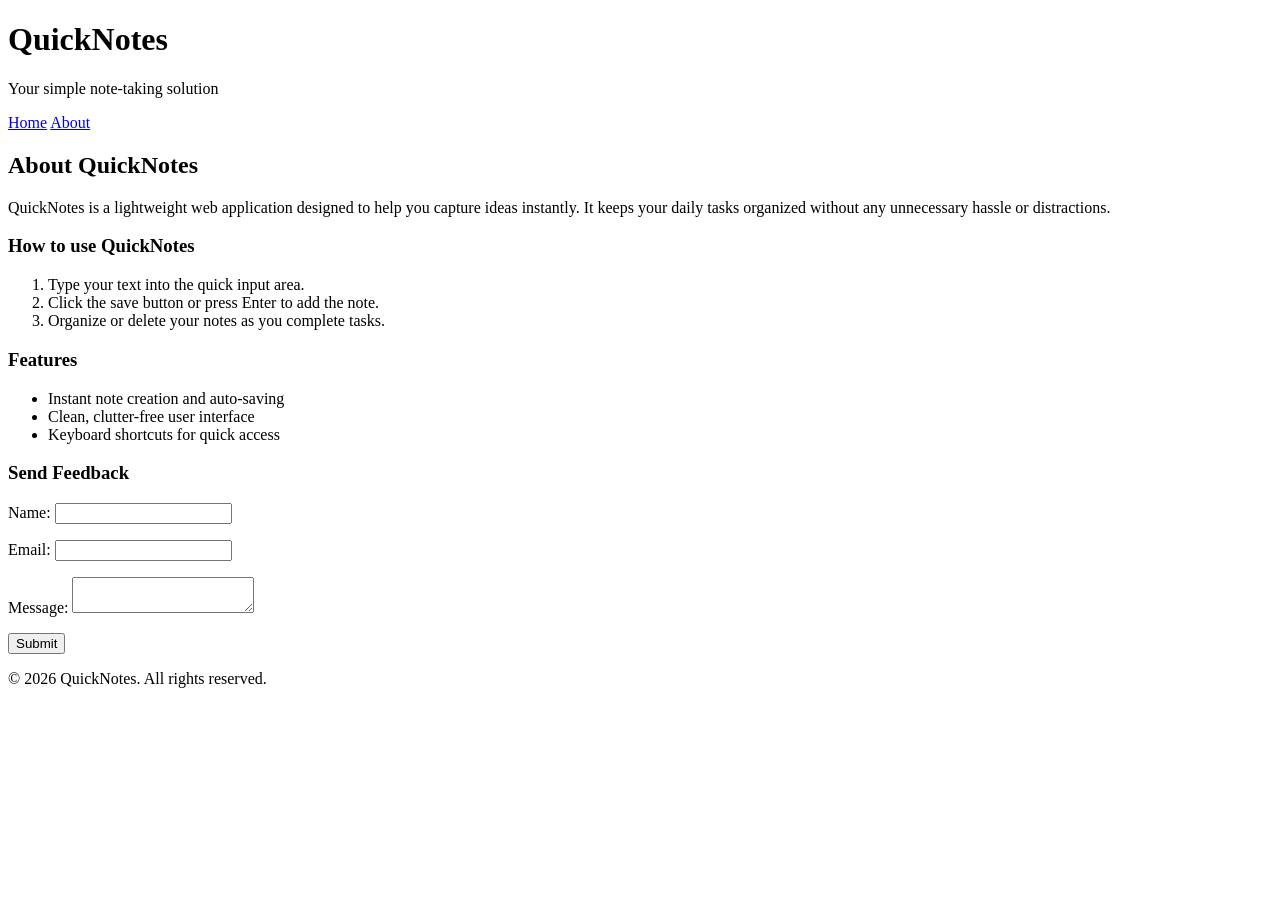
<file: index.html>
<!DOCTYPE html>
<html lang="en">
<head>
  <meta charset="UTF-8">
  <meta name="viewport" content="width=device-width, initial-scale=1.0">
  <title>About - QuickNotes</title>
</head>
<body>

  <header>
    <h1>QuickNotes</h1>
    <p>Your simple note-taking solution</p>
    <nav>
      <a href="index.html">Home</a>
      <a href="about.html">About</a>
    </nav>
  </header>

  <main>
    <h2>About QuickNotes</h2>
    <p>QuickNotes is a lightweight web application designed to help you capture ideas instantly. It keeps your daily tasks organized without any unnecessary hassle or distractions.</p>

    <!-- How to use QuickNotes -->
    <section>
      <h3>How to use QuickNotes</h3>
      <ol>
        <li>Type your text into the quick input area.</li>
        <li>Click the save button or press Enter to add the note.</li>
        <li>Organize or delete your notes as you complete tasks.</li>
      </ol>
    </section>

    <!-- Features -->
    <section>
      <h3>Features</h3>
      <ul>
        <li>Instant note creation and auto-saving</li>
        <li>Clean, clutter-free user interface</li>
        <li>Keyboard shortcuts for quick access</li>
      </ul>
    </section>

    <!-- Keyboard 
    <section>
      <h3>Keyboard Shortcuts</h3>
      <table>
        <thead>
          <tr>
            <th scope="col">Shortcut</th>
            <th scope="col">Action</th>
          </tr>
        </thead>
        <tbody>
          <tr>
            <td>Ctrl + N</td>
            <td>Create a new note</td>
          </tr>
          <tr>
            <td>Ctrl + S</td>
            <td>Save current note</td>
          </tr>
        </tbody>
      </table>
    </section>

    <!-- Feedback Form -->
    <section>
      <h3>Send Feedback</h3>
      <form action="#" method="post">
        <p>
          <label for="user-name">Name:</label>
          <input type="text" id="user-name" name="user-name" required>
        </p>
        <p>
          <label for="user-email">Email:</label>
          <input type="email" id="user-email" name="user-email" required>
        </p>
        <p>
          <label for="user-message">Message:</label>
          <textarea id="user-message" name="user-message" required></textarea>
        </p>
        <button type="submit">Submit</button>
      </form>
    </section>
  </main>

  <footer>
    <p>&copy; 2026 QuickNotes. All rights reserved.</p>
  </footer>

</body>
</html>
</file>
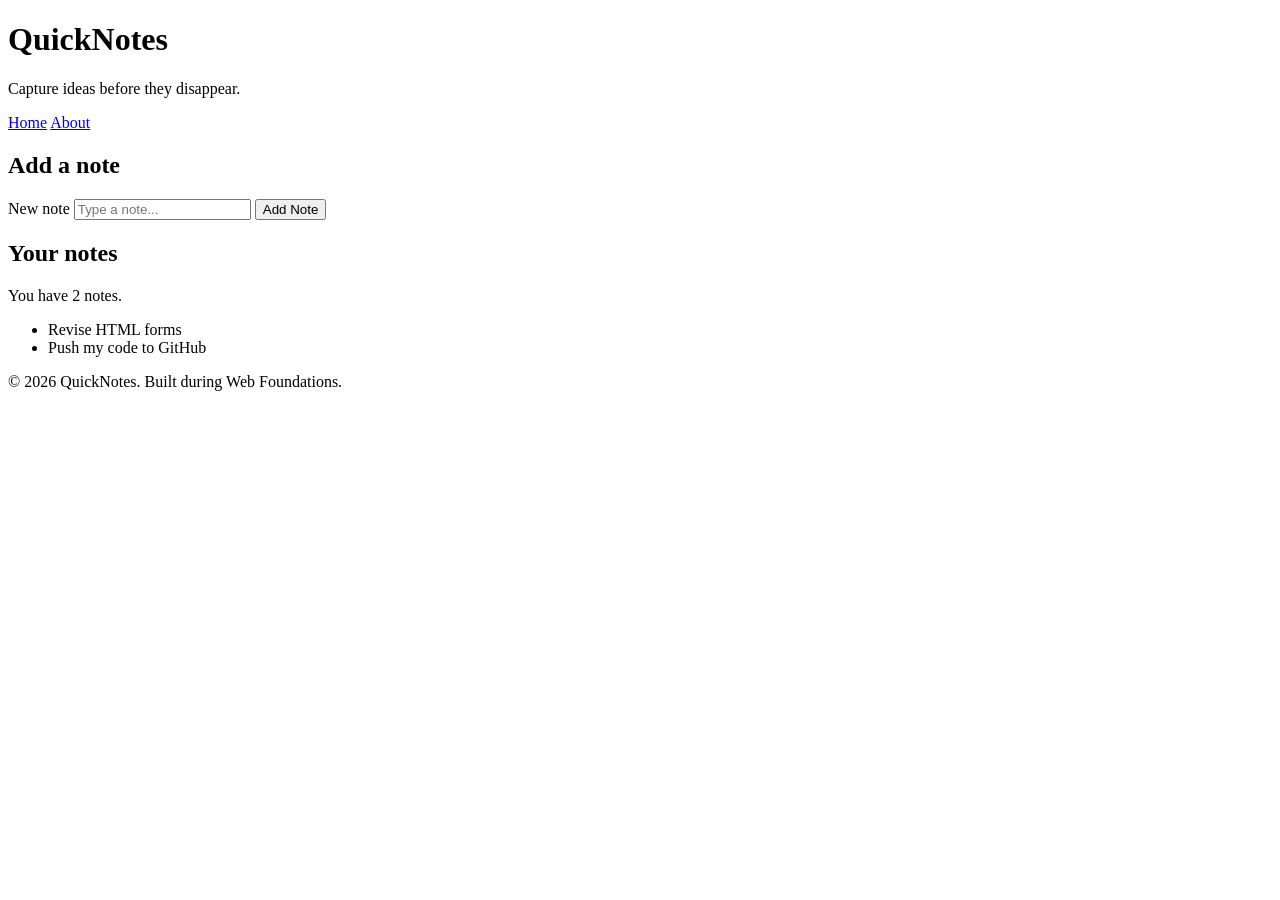
<file: day1/index.html>
<!DOCTYPE html>
<html lang="en">
  <head>
    <meta charset="UTF-8" />
    <meta name="viewport" content="width=device-width, initial-scale=1.0" />
    <title>QuickNotes</title>
  </head>
  <body>
    <header>
      <h1>QuickNotes</h1>
      <p>Capture ideas before they disappear.</p>
      <nav>
        <a href="index.html">Home</a>
        <a href="about.html">About</a>
      </nav>
    </header>

    <main>
      <section>
        <h2>Add a note</h2>
        <form id="note-form">
          <label for="note-input">New note</label>
          <input type="text" id="note-input" placeholder="Type a note..." />
          <button type="submit">Add Note</button>
        </form>
      </section>

      <section>
        <h2>Your notes</h2>
        <p id="note-count">You have 2 notes.</p>
        <ul id="notes-list">
          <li>Revise HTML forms</li>
          <li>Push my code to GitHub</li>
        </ul>
      </section>
    </main>

    <footer>
      <p>&copy; 2026 QuickNotes. Built during Web Foundations.</p>
    </footer>
  </body>
</html>
</file>
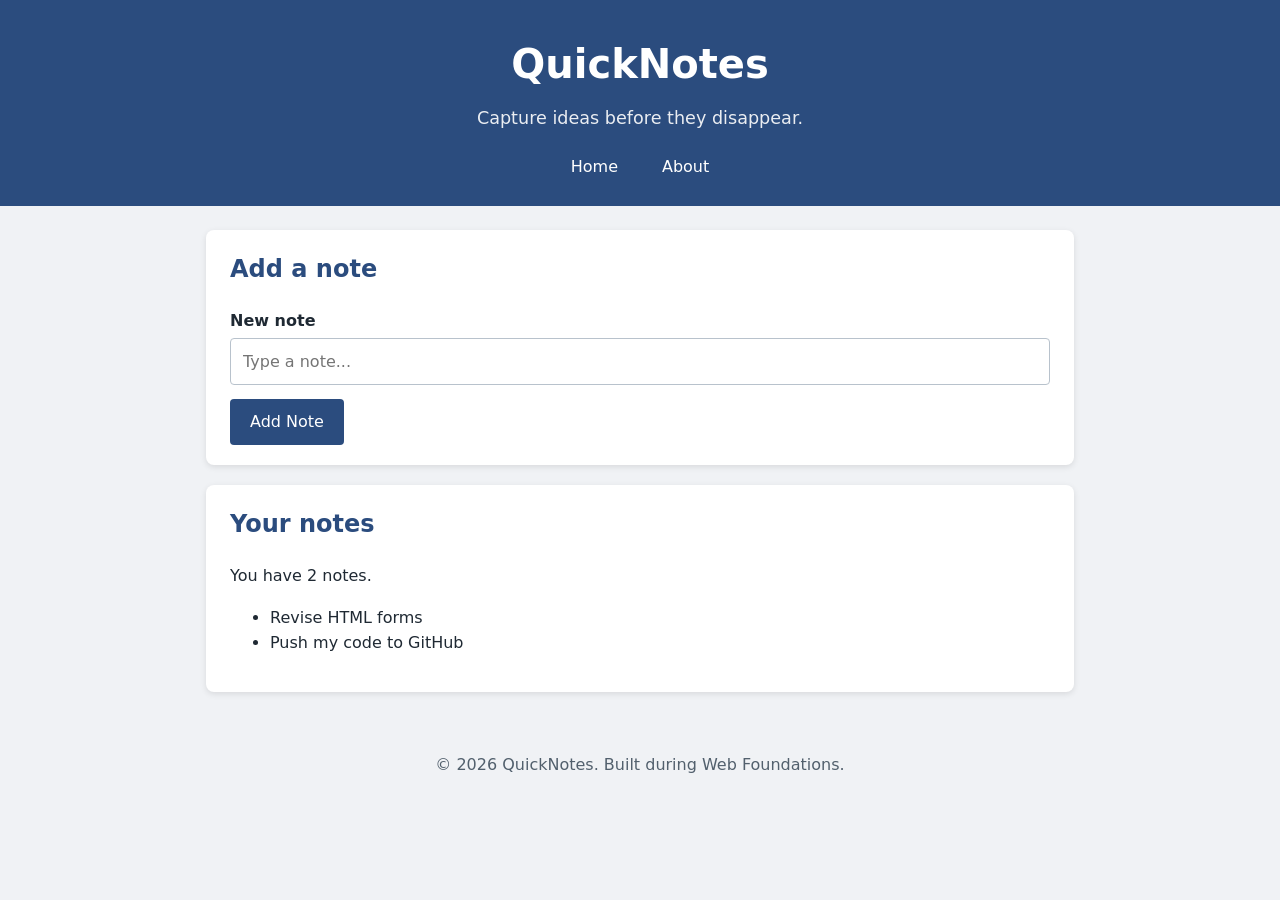
<file: day2/index.html>
<!DOCTYPE html>
<html lang="en">
  <head>
    <meta charset="UTF-8" />
    <meta name="viewport" content="width=device-width, initial-scale=1.0" />
    <title>QuickNotes</title>
    <link rel="stylesheet" href="style.css">
  </head>
  <body>
    <header>
      <h1>QuickNotes</h1>
      <p>Capture ideas before they disappear.</p>
      <nav>
        <a href="index.html">Home</a>
        <a href="about.html">About</a>
      </nav>
    </header>

    <main>
      <section>
        <h2>Add a note</h2>
        <form id="note-form">
          <label for="note-input">New note</label>
          <input type="text" id="note-input" placeholder="Type a note..." />
          <button type="submit">Add Note</button>
        </form>
      </section>

      <section>
        <h2>Your notes</h2>
        <p id="note-count">You have 2 notes.</p>
        <ul id="notes-list">
          <li>Revise HTML forms</li>
          <li>Push my code to GitHub</li>
        </ul>
      </section>
    </main>

    <footer>
      <p>&copy; 2026 QuickNotes. Built during Web Foundations.</p>
    </footer>
  </body>
</html>
</file>
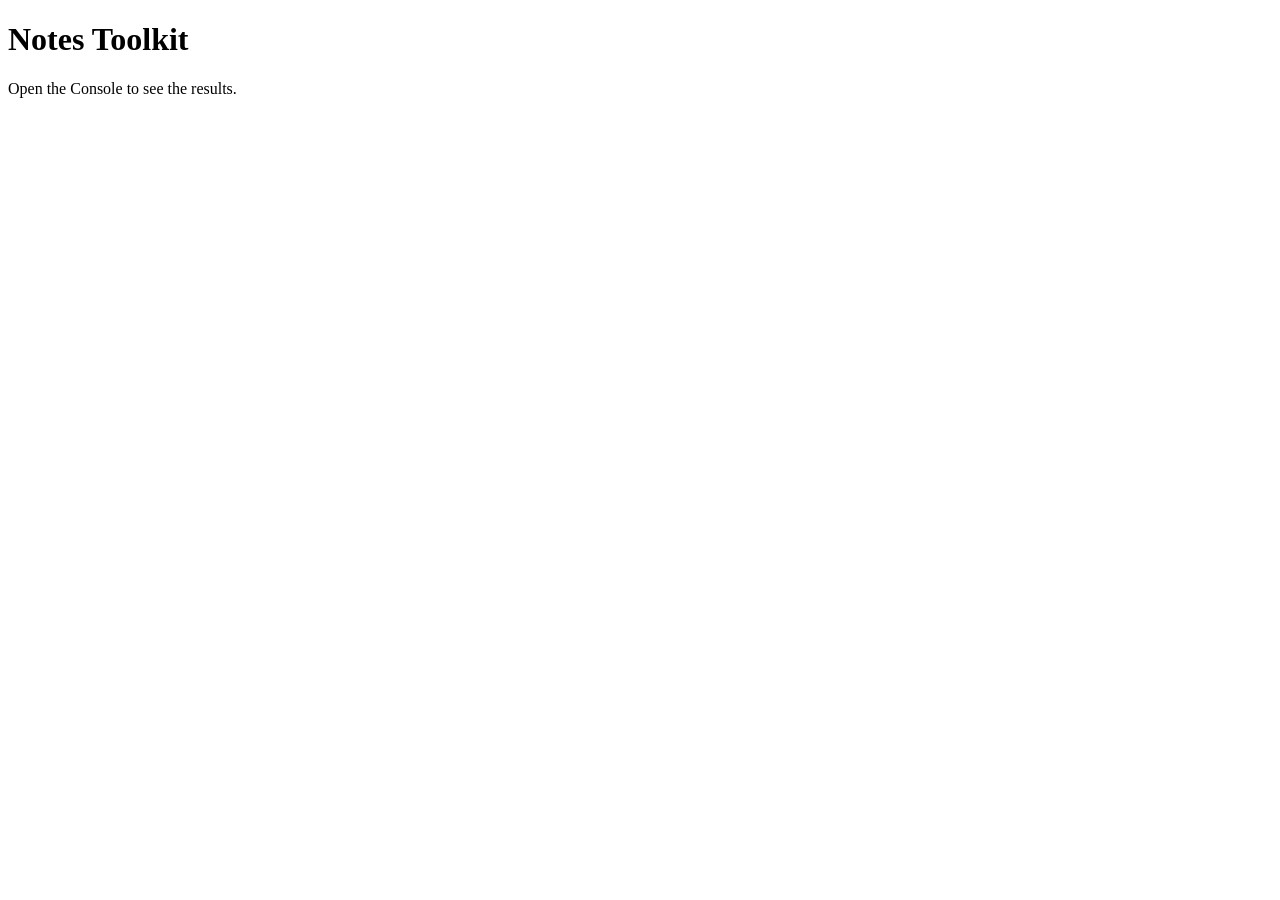
<file: day3/index.html>
<!DOCTYPE html>
<html lang="en">
  <head>
    <meta charset="UTF-8">
    <meta name="viewport" content="width=device-width, initial-scale=1.0">
    <title>Notes Toolkit</title>
    <script src="script.js" defer></script>
  </head>
  <body>
    <h1>Notes Toolkit</h1>
    <p>Open the Console to see the results.</p>
  </body>
</html>
</file>
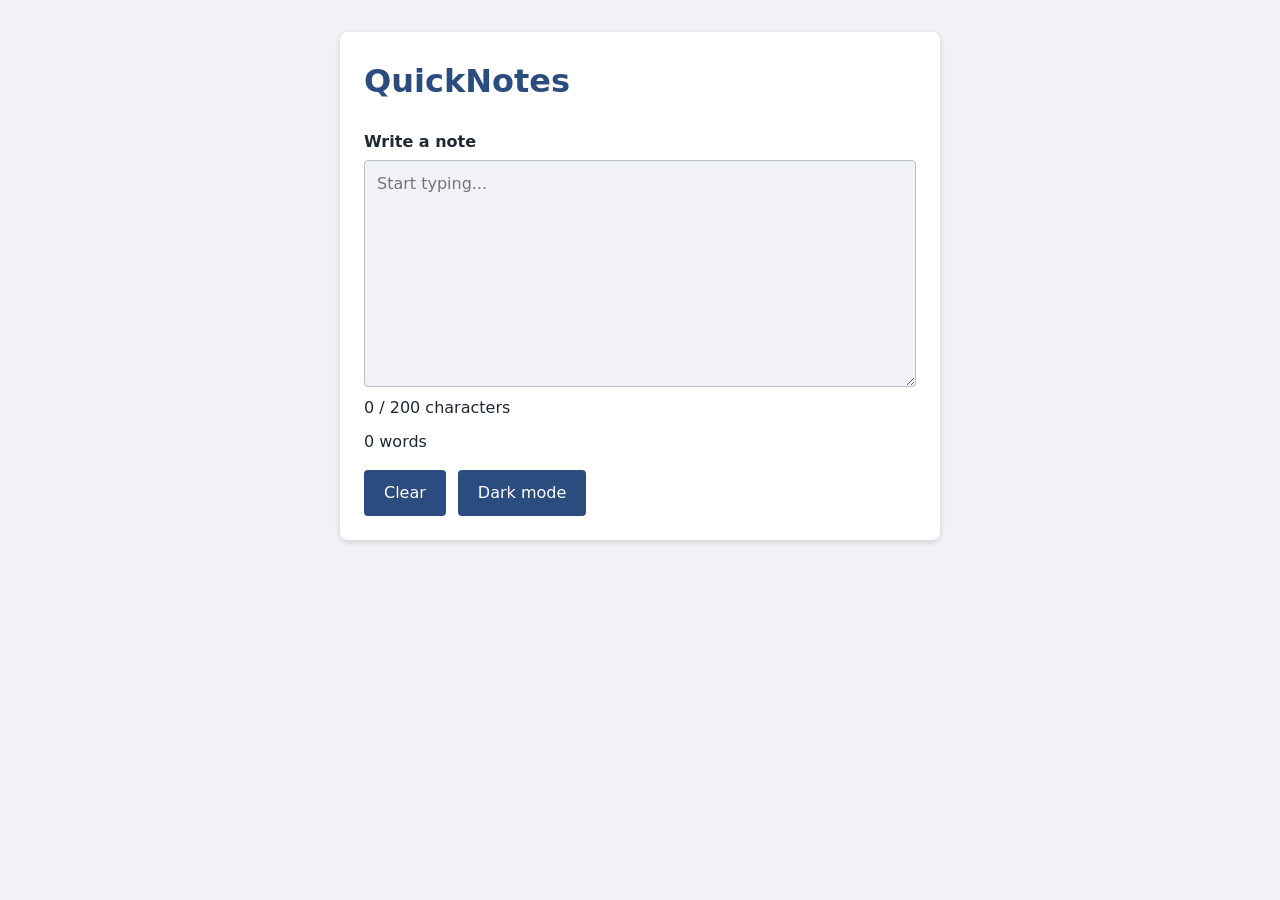
<file: day4/index.html>
<!DOCTYPE html>
<html lang="en">
  <head>
    <meta charset="UTF-8">
    <meta name="viewport" content="width=device-width, initial-scale=1.0">
    <title>QuickNotes Counter</title>
    <link rel="stylesheet" href="style.css">
    <script src="script.js" defer></script>
  </head>
  <body>
    <main>
      <h1>QuickNotes</h1>

      <label for="note-text">Write a note</label>
      <textarea id="note-text" rows="8" placeholder="Start typing..."></textarea>

      <p id="char-count">0 / 200 characters</p>
      <p id="word-count">0 words</p>

      <div class="buttons">
        <button id="clear-btn" type="button">Clear</button>
        <button id="theme-toggle" type="button">Dark mode</button>
      </div>
    </main>
  </body>
</html>
</file>
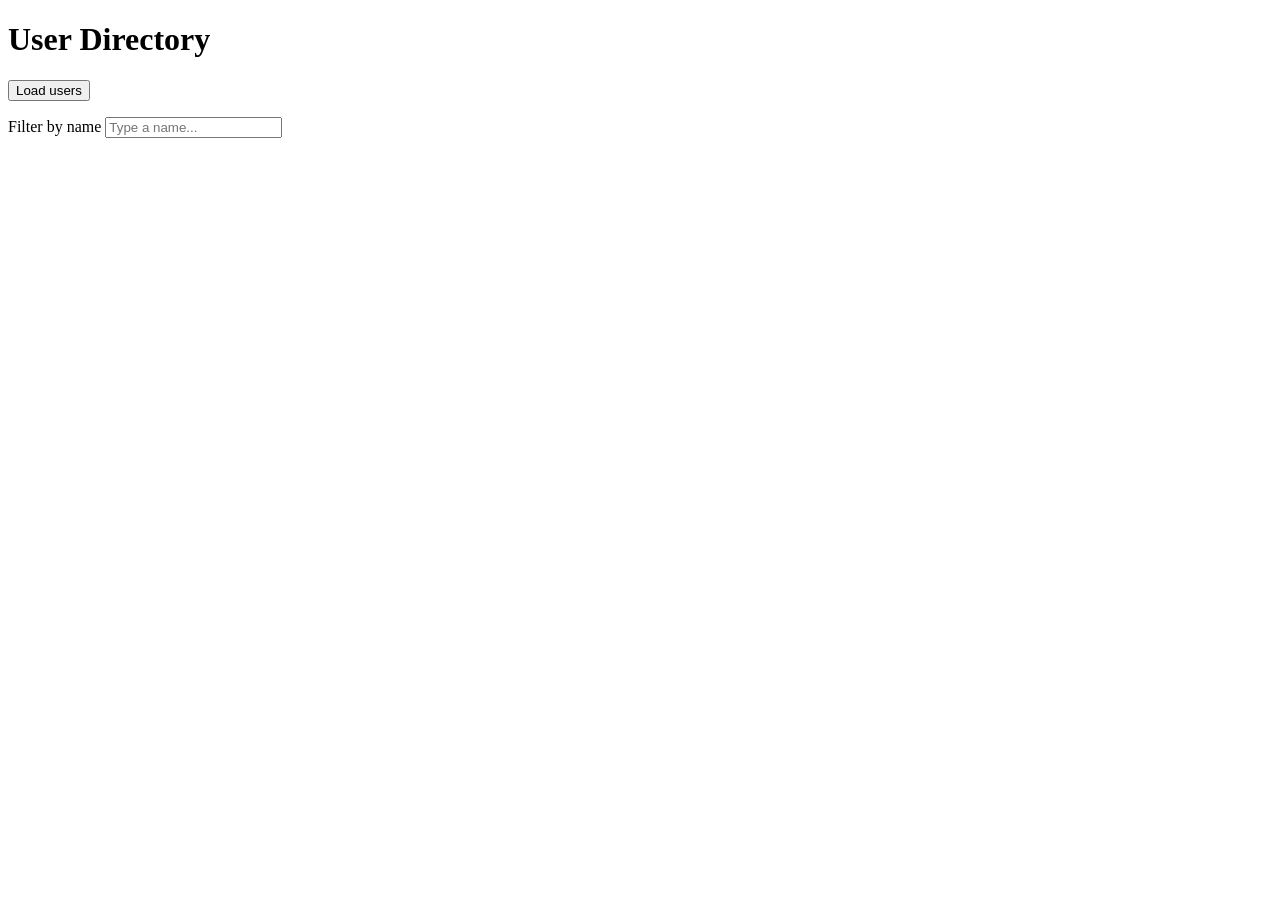
<file: day5/index.html>
<!DOCTYPE html>
<html lang="en">
  <head>
    <meta charset="UTF-8">
    <meta name="viewport" content="width=device-width, initial-scale=1.0">
    <title>User Directory</title>
    <script src="users.js" defer></script>
  </head>
  <body>
    <h1>User Directory</h1>

    <button id="load-users" type="button">Load users</button>

    <p>
      <label for="filter-input">Filter by name</label>
      <input type="text" id="filter-input" placeholder="Type a name...">
    </p>

    <p id="status"></p>

    <ul id="users-list"></ul>
  </body>
</html>
</file>
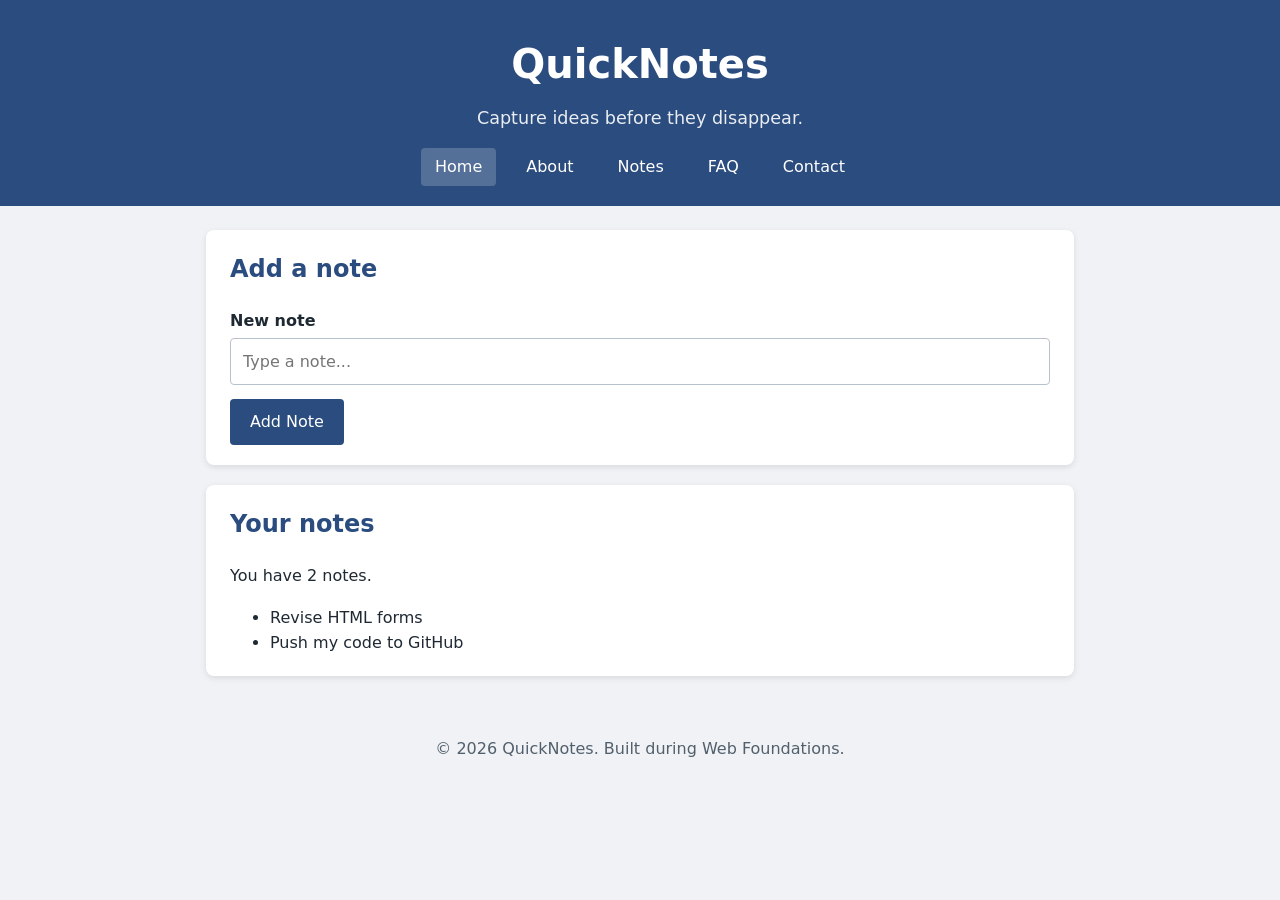
<file: site/index.html>
<!DOCTYPE html>
<html lang="en">
  <head>
    <meta charset="UTF-8" />
    <meta name="viewport" content="width=device-width, initial-scale=1.0" />
    <title>QuickNotes</title>
    <link rel="stylesheet" href="style.css">
  </head>
  <body>
    <header>
      <h1>QuickNotes</h1>
      <p>Capture ideas before they disappear.</p>
      <nav>
        <a href="index.html" aria-current="page">Home</a>
        <a href="about.html">About</a>
        <a href="notes.html">Notes</a>
        <a href="faq.html">FAQ</a>
        <a href="contact.html">Contact</a>
      </nav>
    </header>

    <main>
      <section>
        <h2>Add a note</h2>
        <form id="note-form">
          <label for="note-input">New note</label>
          <input type="text" id="note-input" placeholder="Type a note..." />
          <button type="submit">Add Note</button>
        </form>
      </section>

      <section>
        <h2>Your notes</h2>
        <p id="note-count">You have 2 notes.</p>
        <ul id="notes-list">
          <li>Revise HTML forms</li>
          <li>Push my code to GitHub</li>
        </ul>
      </section>
    </main>

    <footer>
      <p>&copy; 2026 QuickNotes. Built during Web Foundations.</p>
    </footer>
  </body>
</html>
</file>
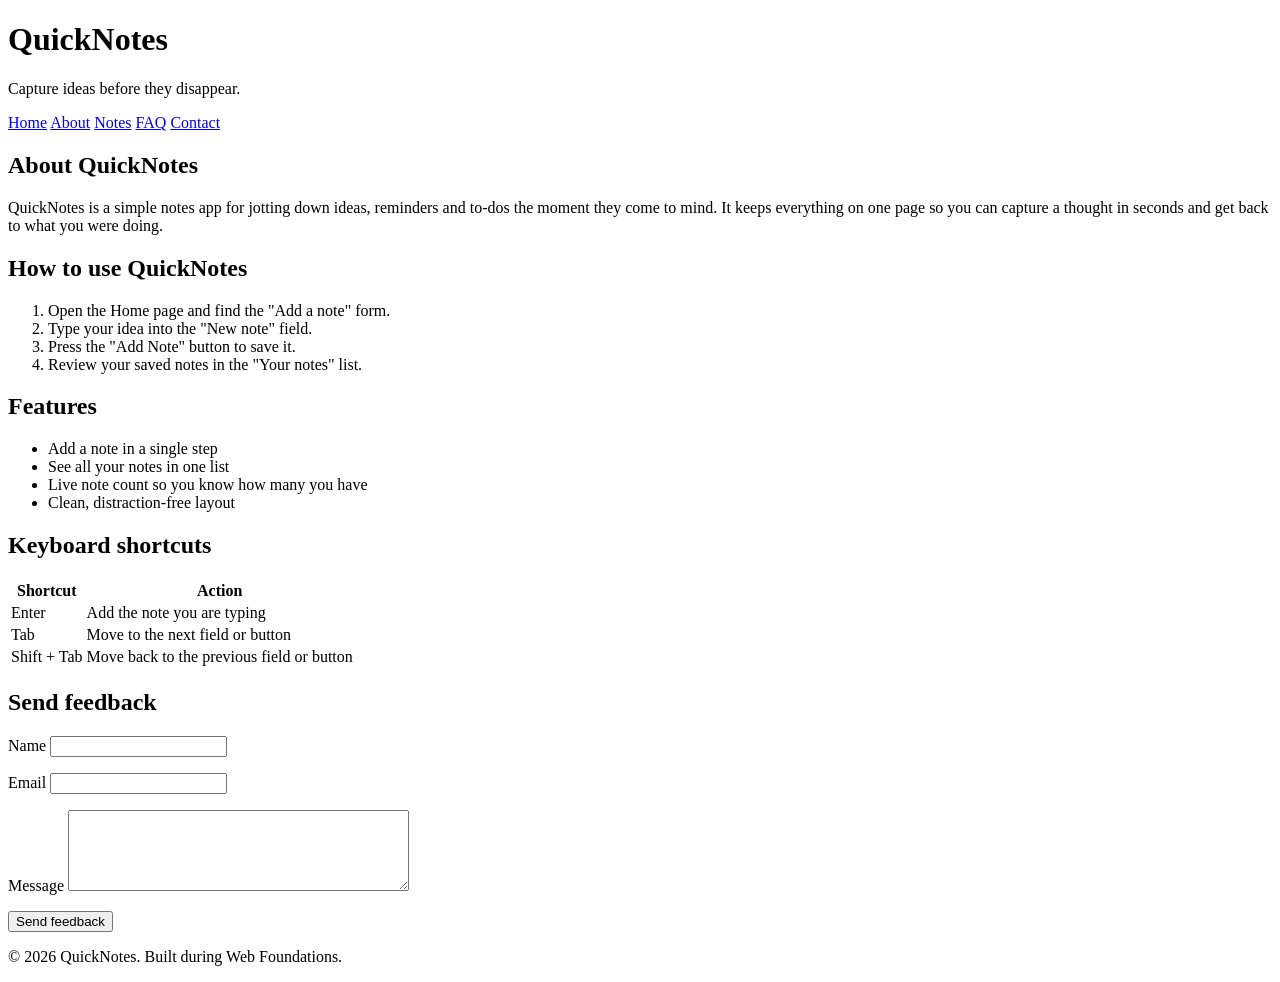
<file: day1/about.html>
<!DOCTYPE html>
<html lang="en">
  <head>
    <meta charset="UTF-8" />
    <meta name="viewport" content="width=device-width, initial-scale=1.0" />
    <title>About QuickNotes</title>
  </head>
  <body>
    <header>
      <h1>QuickNotes</h1>
      <p>Capture ideas before they disappear.</p>
      <nav>
        <a href="index.html">Home</a>
        <a href="about.html">About</a>
        <a href="notes.html">Notes</a>
        <a href="faq.html">FAQ</a>
        <a href="contact.html">Contact</a>
      </nav>
    </header>

    <main>
      <h2>About QuickNotes</h2>
      <p>
        QuickNotes is a simple notes app for jotting down ideas, reminders and
        to-dos the moment they come to mind. It keeps everything on one page so
        you can capture a thought in seconds and get back to what you were doing.
      </p>

      <section>
        <h2>How to use QuickNotes</h2>
        <ol>
          <li>Open the Home page and find the "Add a note" form.</li>
          <li>Type your idea into the "New note" field.</li>
          <li>Press the "Add Note" button to save it.</li>
          <li>Review your saved notes in the "Your notes" list.</li>
        </ol>
      </section>

      <section>
        <h2>Features</h2>
        <ul>
          <li>Add a note in a single step</li>
          <li>See all your notes in one list</li>
          <li>Live note count so you know how many you have</li>
          <li>Clean, distraction-free layout</li>
        </ul>
      </section>

      <section>
        <h2>Keyboard shortcuts</h2>
        <table>
          <thead>
            <tr>
              <th>Shortcut</th>
              <th>Action</th>
            </tr>
          </thead>
          <tbody>
            <tr>
              <td>Enter</td>
              <td>Add the note you are typing</td>
            </tr>
            <tr>
              <td>Tab</td>
              <td>Move to the next field or button</td>
            </tr>
            <tr>
              <td>Shift + Tab</td>
              <td>Move back to the previous field or button</td>
            </tr>
          </tbody>
        </table>
      </section>

      <section id="feedback">
        <h2>Send feedback</h2>
        <form id="feedback-form" action="#" method="post">
          <p>
            <label for="feedback-name">Name</label>
            <input type="text" id="feedback-name" name="name" required />
          </p>
          <p>
            <label for="feedback-email">Email</label>
            <input type="email" id="feedback-email" name="email" required />
          </p>
          <p>
            <label for="feedback-message">Message</label>
            <textarea id="feedback-message" name="message" rows="5" cols="40" required></textarea>
          </p>
          <button type="submit">Send feedback</button>
        </form>
      </section>
    </main>

    <footer>
      <p>&copy; 2026 QuickNotes. Built during Web Foundations.</p>
    </footer>
  </body>
</html>
</file>
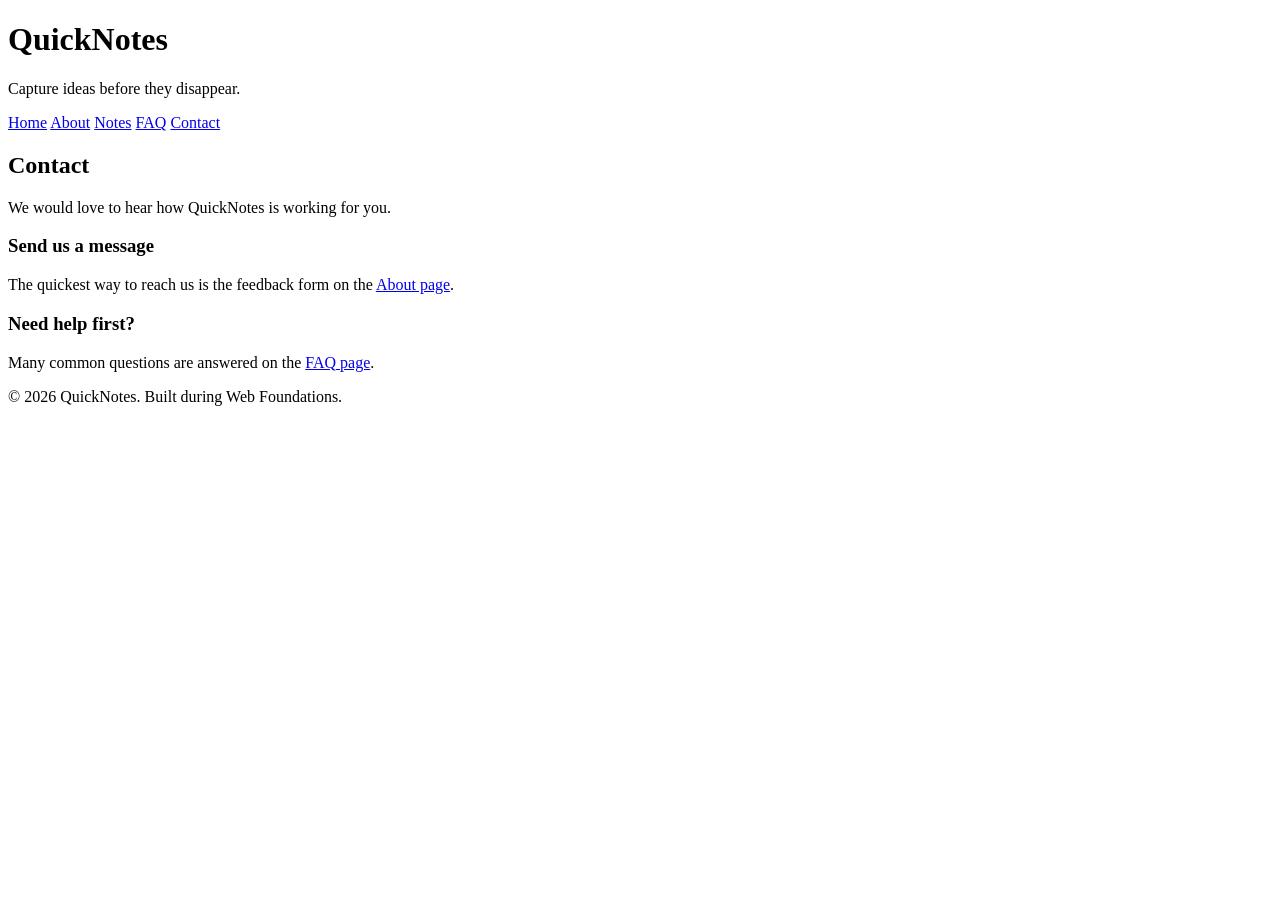
<file: day1/contact.html>
<!DOCTYPE html>
<html lang="en">
  <head>
    <meta charset="UTF-8" />
    <meta name="viewport" content="width=device-width, initial-scale=1.0" />
    <title>Contact - QuickNotes</title>
  </head>
  <body>
    <header>
      <h1>QuickNotes</h1>
      <p>Capture ideas before they disappear.</p>
      <nav>
        <a href="index.html">Home</a>
        <a href="about.html">About</a>
        <a href="notes.html">Notes</a>
        <a href="faq.html">FAQ</a>
        <a href="contact.html">Contact</a>
      </nav>
    </header>

    <main>
      <h2>Contact</h2>
      <p>We would love to hear how QuickNotes is working for you.</p>

      <section>
        <h3>Send us a message</h3>
        <p>The quickest way to reach us is the feedback form on the <a href="about.html#feedback">About page</a>.</p>
      </section>

      <section>
        <h3>Need help first?</h3>
        <p>Many common questions are answered on the <a href="faq.html">FAQ page</a>.</p>
      </section>
    </main>

    <footer>
      <p>&copy; 2026 QuickNotes. Built during Web Foundations.</p>
    </footer>
  </body>
</html>
</file>
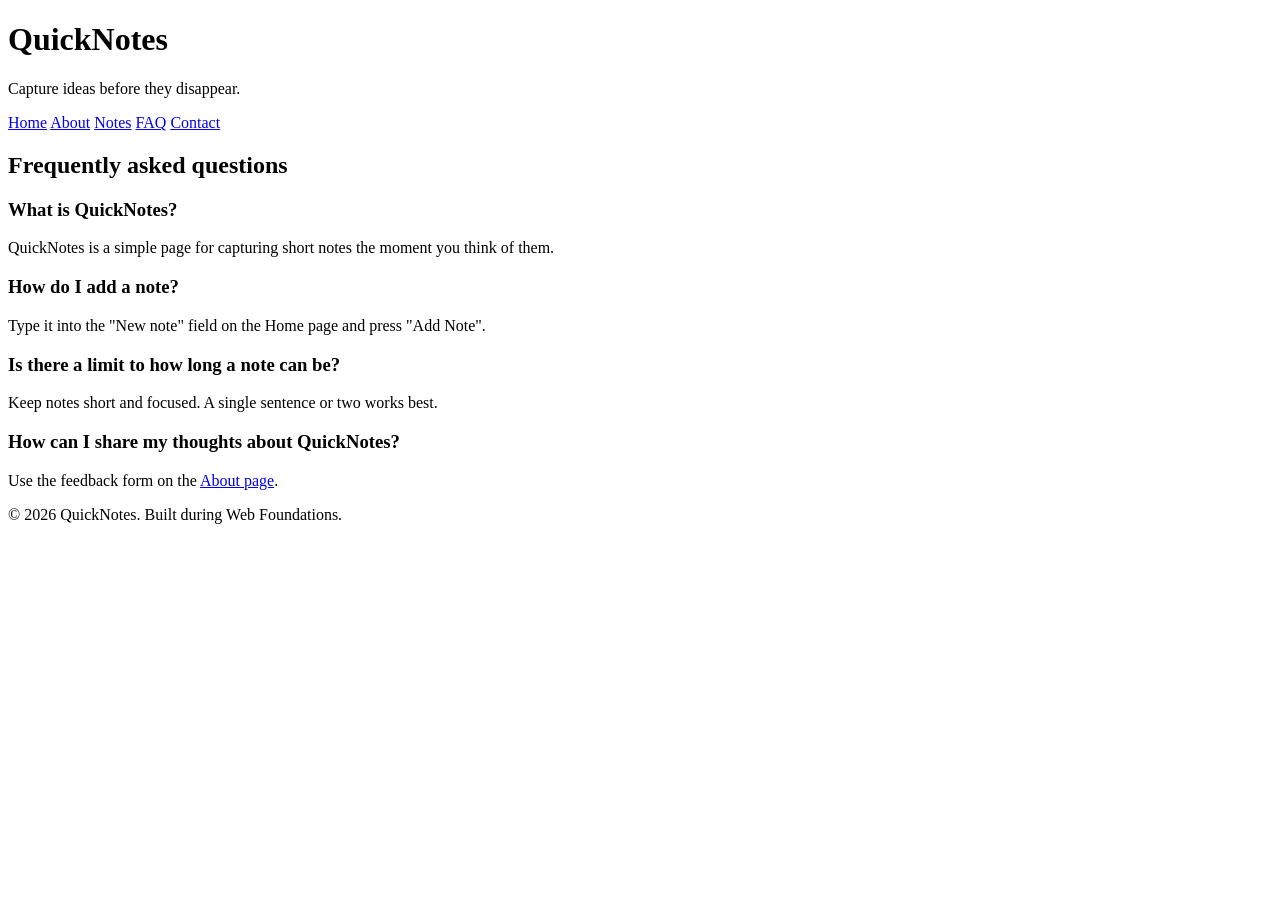
<file: day1/faq.html>
<!DOCTYPE html>
<html lang="en">
  <head>
    <meta charset="UTF-8" />
    <meta name="viewport" content="width=device-width, initial-scale=1.0" />
    <title>FAQ - QuickNotes</title>
  </head>
  <body>
    <header>
      <h1>QuickNotes</h1>
      <p>Capture ideas before they disappear.</p>
      <nav>
        <a href="index.html">Home</a>
        <a href="about.html">About</a>
        <a href="notes.html">Notes</a>
        <a href="faq.html">FAQ</a>
        <a href="contact.html">Contact</a>
      </nav>
    </header>

    <main>
      <h2>Frequently asked questions</h2>

      <section>
        <h3>What is QuickNotes?</h3>
        <p>QuickNotes is a simple page for capturing short notes the moment you think of them.</p>
      </section>

      <section>
        <h3>How do I add a note?</h3>
        <p>Type it into the "New note" field on the Home page and press "Add Note".</p>
      </section>

      <section>
        <h3>Is there a limit to how long a note can be?</h3>
        <p>Keep notes short and focused. A single sentence or two works best.</p>
      </section>

      <section>
        <h3>How can I share my thoughts about QuickNotes?</h3>
        <p>Use the feedback form on the <a href="about.html#feedback">About page</a>.</p>
      </section>
    </main>

    <footer>
      <p>&copy; 2026 QuickNotes. Built during Web Foundations.</p>
    </footer>
  </body>
</html>
</file>
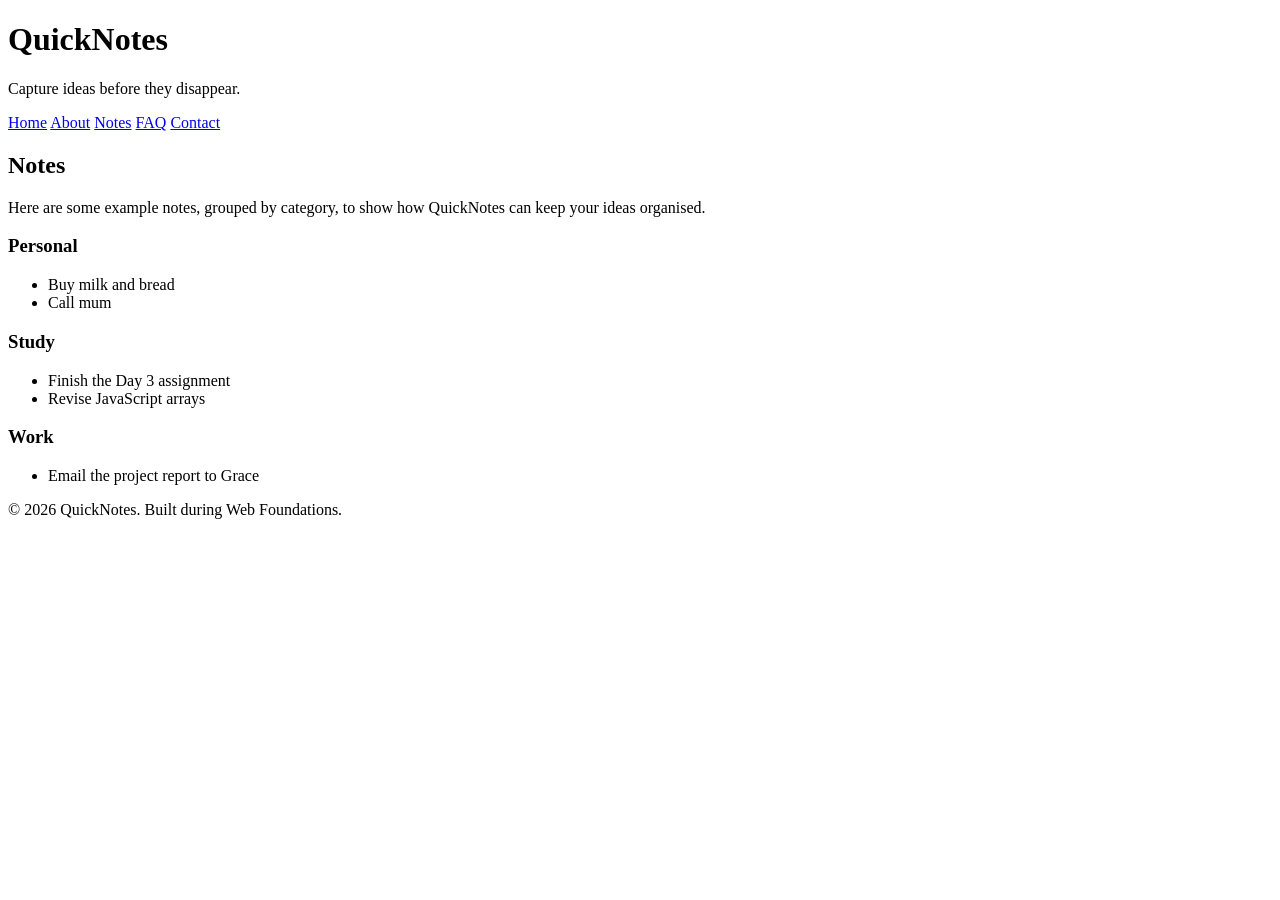
<file: day1/notes.html>
<!DOCTYPE html>
<html lang="en">
  <head>
    <meta charset="UTF-8" />
    <meta name="viewport" content="width=device-width, initial-scale=1.0" />
    <title>Notes - QuickNotes</title>
  </head>
  <body>
    <header>
      <h1>QuickNotes</h1>
      <p>Capture ideas before they disappear.</p>
      <nav>
        <a href="index.html">Home</a>
        <a href="about.html">About</a>
        <a href="notes.html">Notes</a>
        <a href="faq.html">FAQ</a>
        <a href="contact.html">Contact</a>
      </nav>
    </header>

    <main>
      <h2>Notes</h2>
      <p>Here are some example notes, grouped by category, to show how QuickNotes can keep your ideas organised.</p>

      <section>
        <h3>Personal</h3>
        <ul>
          <li>Buy milk and bread</li>
          <li>Call mum</li>
        </ul>
      </section>

      <section>
        <h3>Study</h3>
        <ul>
          <li>Finish the Day 3 assignment</li>
          <li>Revise JavaScript arrays</li>
        </ul>
      </section>

      <section>
        <h3>Work</h3>
        <ul>
          <li>Email the project report to Grace</li>
        </ul>
      </section>
    </main>

    <footer>
      <p>&copy; 2026 QuickNotes. Built during Web Foundations.</p>
    </footer>
  </body>
</html>
</file>
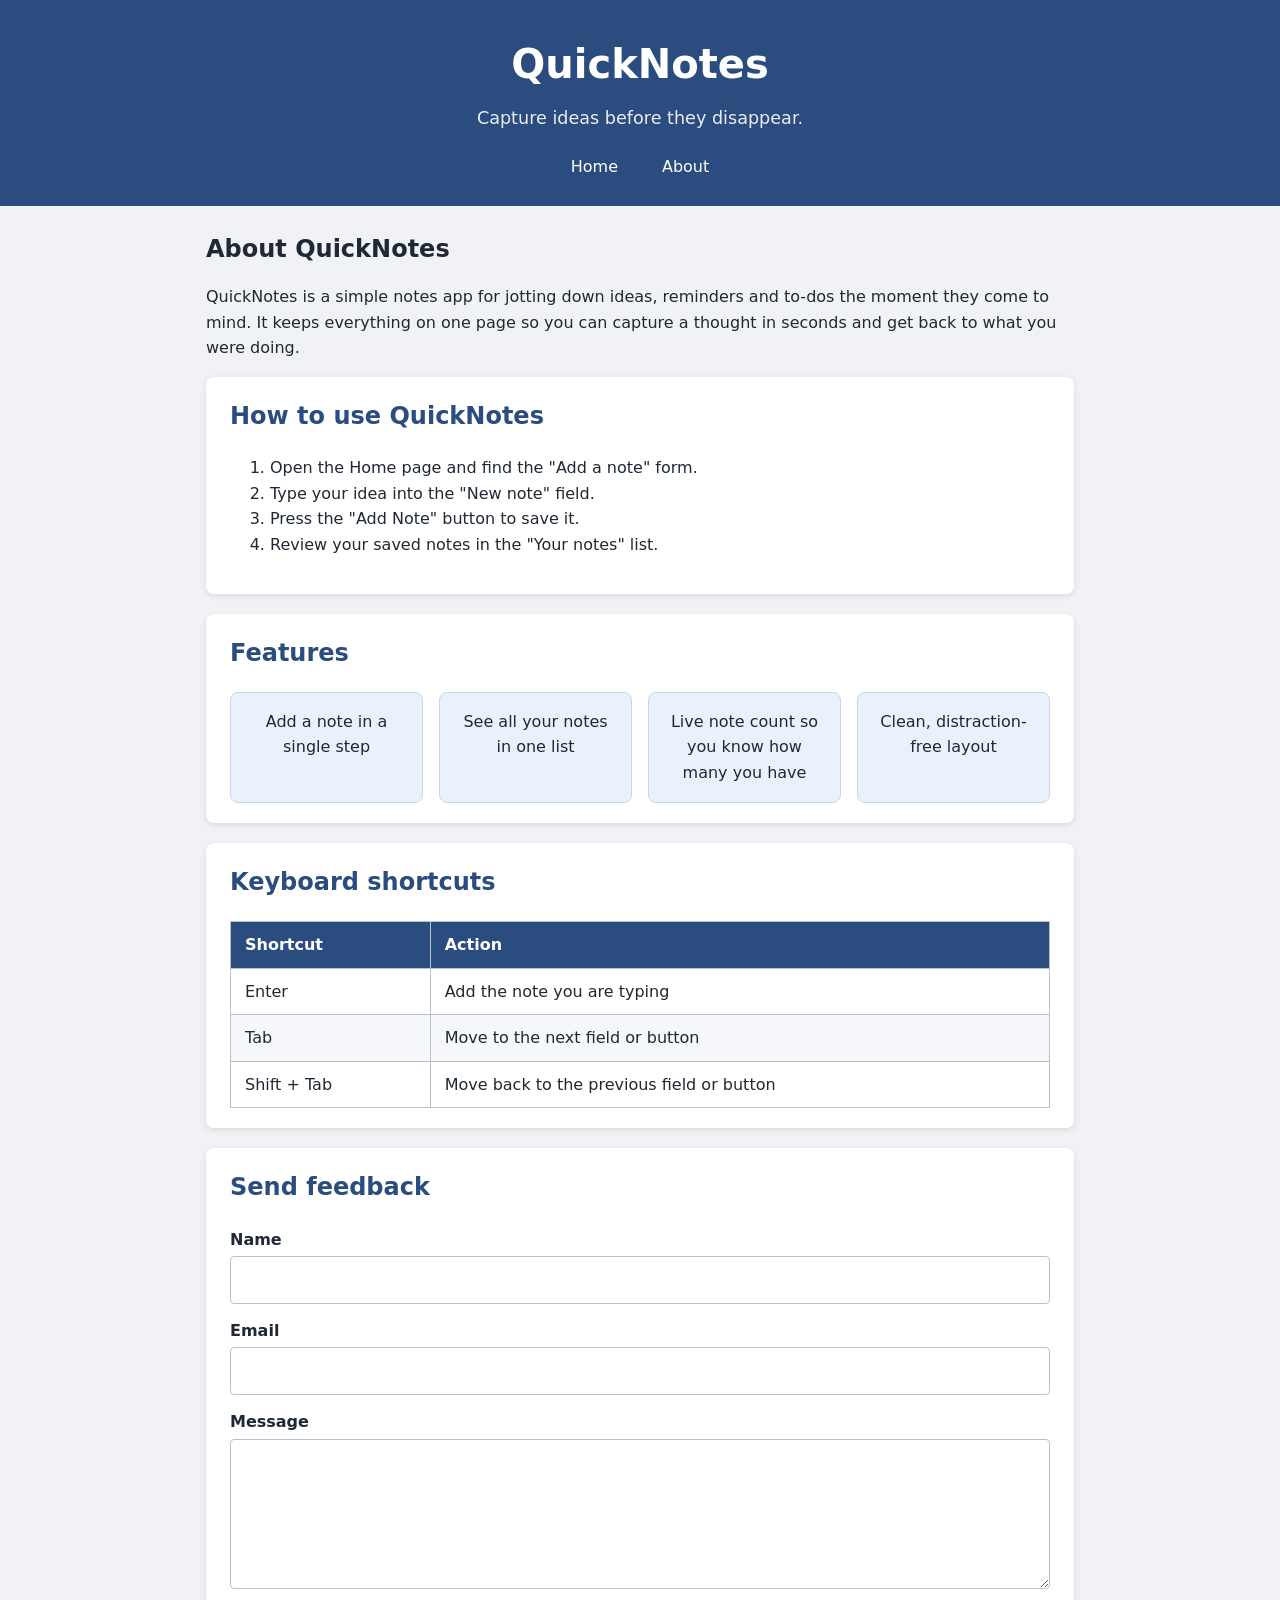
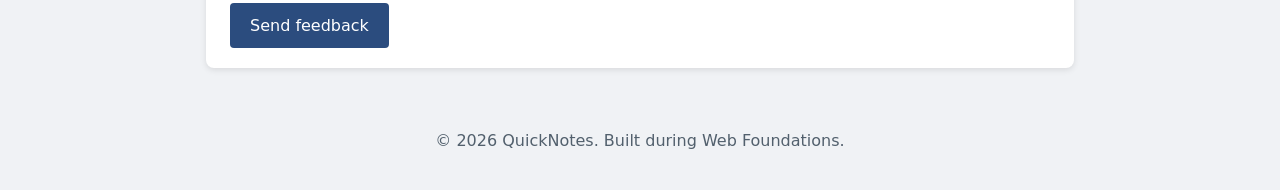
<file: day2/about.html>
<!DOCTYPE html>
<html lang="en">
  <head>
    <meta charset="UTF-8" />
    <meta name="viewport" content="width=device-width, initial-scale=1.0" />
    <title>About QuickNotes</title>
    <link rel="stylesheet" href="style.css">
  </head>
  <body>
    <header>
      <h1>QuickNotes</h1>
      <p>Capture ideas before they disappear.</p>
      <nav>
        <a href="index.html">Home</a>
        <a href="about.html">About</a>
      </nav>
    </header>

    <main>
      <h2>About QuickNotes</h2>
      <p>
        QuickNotes is a simple notes app for jotting down ideas, reminders and
        to-dos the moment they come to mind. It keeps everything on one page so
        you can capture a thought in seconds and get back to what you were doing.
      </p>

      <section>
        <h2>How to use QuickNotes</h2>
        <ol>
          <li>Open the Home page and find the "Add a note" form.</li>
          <li>Type your idea into the "New note" field.</li>
          <li>Press the "Add Note" button to save it.</li>
          <li>Review your saved notes in the "Your notes" list.</li>
        </ol>
      </section>

      <section>
        <h2>Features</h2>
        <ul class="features">
          <li>Add a note in a single step</li>
          <li>See all your notes in one list</li>
          <li>Live note count so you know how many you have</li>
          <li>Clean, distraction-free layout</li>
        </ul>
      </section>

      <section>
        <h2>Keyboard shortcuts</h2>
        <table>
          <thead>
            <tr>
              <th>Shortcut</th>
              <th>Action</th>
            </tr>
          </thead>
          <tbody>
            <tr>
              <td>Enter</td>
              <td>Add the note you are typing</td>
            </tr>
            <tr>
              <td>Tab</td>
              <td>Move to the next field or button</td>
            </tr>
            <tr>
              <td>Shift + Tab</td>
              <td>Move back to the previous field or button</td>
            </tr>
          </tbody>
        </table>
      </section>

      <section>
        <h2>Send feedback</h2>
        <form id="feedback-form" action="#" method="post">
          <p>
            <label for="feedback-name">Name</label>
            <input type="text" id="feedback-name" name="name" required />
          </p>
          <p>
            <label for="feedback-email">Email</label>
            <input type="email" id="feedback-email" name="email" required />
          </p>
          <p>
            <label for="feedback-message">Message</label>
            <textarea id="feedback-message" name="message" rows="5" cols="40" required></textarea>
          </p>
          <button type="submit">Send feedback</button>
        </form>
      </section>
    </main>

    <footer>
      <p>&copy; 2026 QuickNotes. Built during Web Foundations.</p>
    </footer>
  </body>
</html>
</file>
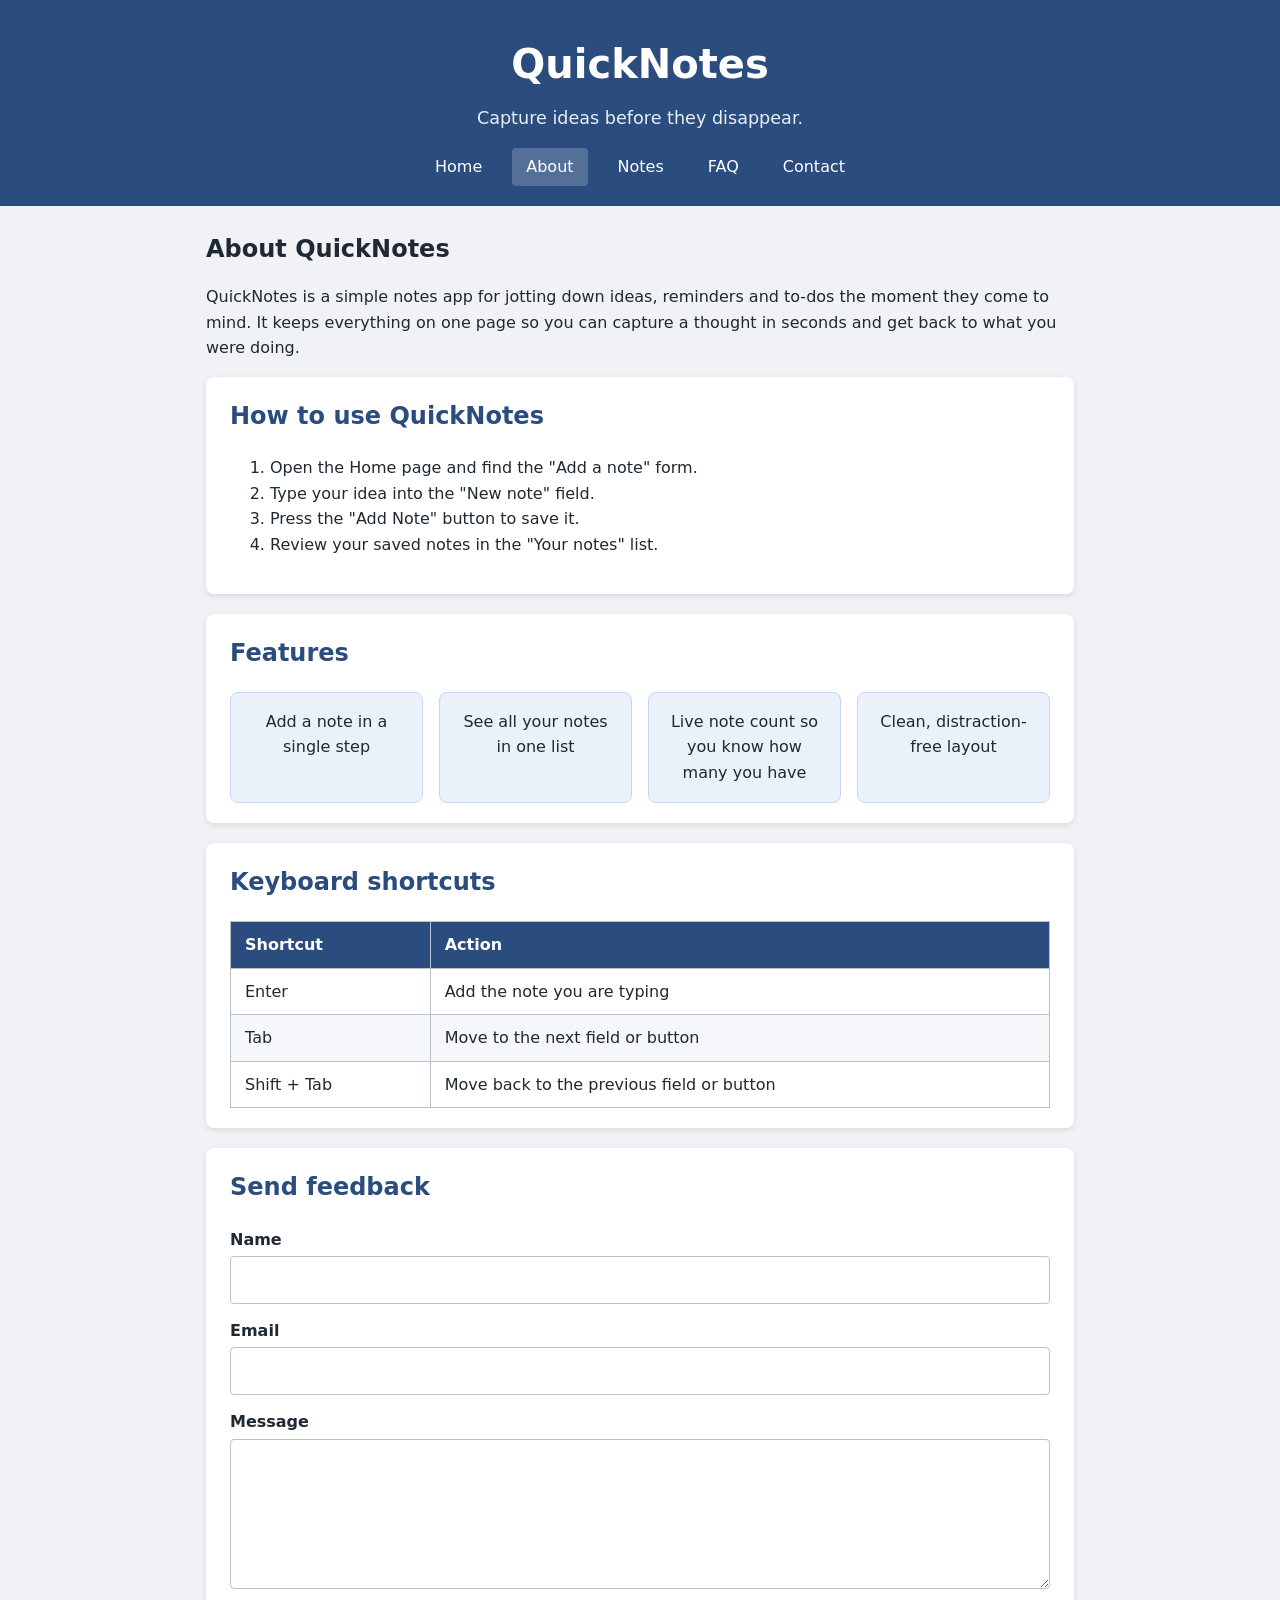
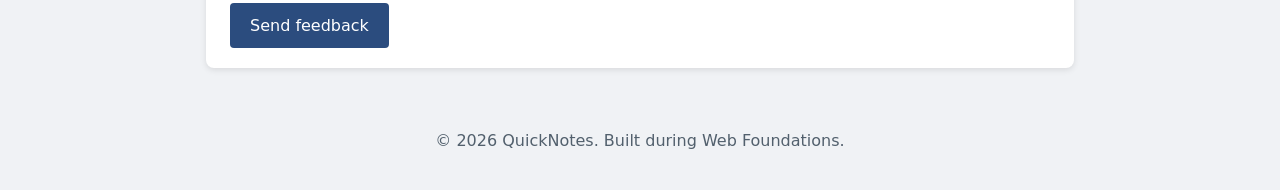
<file: site/about.html>
<!DOCTYPE html>
<html lang="en">
  <head>
    <meta charset="UTF-8" />
    <meta name="viewport" content="width=device-width, initial-scale=1.0" />
    <title>About QuickNotes</title>
    <link rel="stylesheet" href="style.css">
  </head>
  <body>
    <header>
      <h1>QuickNotes</h1>
      <p>Capture ideas before they disappear.</p>
      <nav>
        <a href="index.html">Home</a>
        <a href="about.html" aria-current="page">About</a>
        <a href="notes.html">Notes</a>
        <a href="faq.html">FAQ</a>
        <a href="contact.html">Contact</a>
      </nav>
    </header>

    <main>
      <h2>About QuickNotes</h2>
      <p>
        QuickNotes is a simple notes app for jotting down ideas, reminders and
        to-dos the moment they come to mind. It keeps everything on one page so
        you can capture a thought in seconds and get back to what you were doing.
      </p>

      <section>
        <h2>How to use QuickNotes</h2>
        <ol>
          <li>Open the Home page and find the "Add a note" form.</li>
          <li>Type your idea into the "New note" field.</li>
          <li>Press the "Add Note" button to save it.</li>
          <li>Review your saved notes in the "Your notes" list.</li>
        </ol>
      </section>

      <section>
        <h2>Features</h2>
        <ul class="features">
          <li>Add a note in a single step</li>
          <li>See all your notes in one list</li>
          <li>Live note count so you know how many you have</li>
          <li>Clean, distraction-free layout</li>
        </ul>
      </section>

      <section>
        <h2>Keyboard shortcuts</h2>
        <table>
          <thead>
            <tr>
              <th>Shortcut</th>
              <th>Action</th>
            </tr>
          </thead>
          <tbody>
            <tr>
              <td>Enter</td>
              <td>Add the note you are typing</td>
            </tr>
            <tr>
              <td>Tab</td>
              <td>Move to the next field or button</td>
            </tr>
            <tr>
              <td>Shift + Tab</td>
              <td>Move back to the previous field or button</td>
            </tr>
          </tbody>
        </table>
      </section>

      <section id="feedback">
        <h2>Send feedback</h2>
        <form id="feedback-form" action="#" method="post">
          <p>
            <label for="feedback-name">Name</label>
            <input type="text" id="feedback-name" name="name" required />
          </p>
          <p>
            <label for="feedback-email">Email</label>
            <input type="email" id="feedback-email" name="email" required />
          </p>
          <p>
            <label for="feedback-message">Message</label>
            <textarea id="feedback-message" name="message" rows="5" cols="40" required></textarea>
          </p>
          <button type="submit">Send feedback</button>
        </form>
      </section>
    </main>

    <footer>
      <p>&copy; 2026 QuickNotes. Built during Web Foundations.</p>
    </footer>
  </body>
</html>
</file>
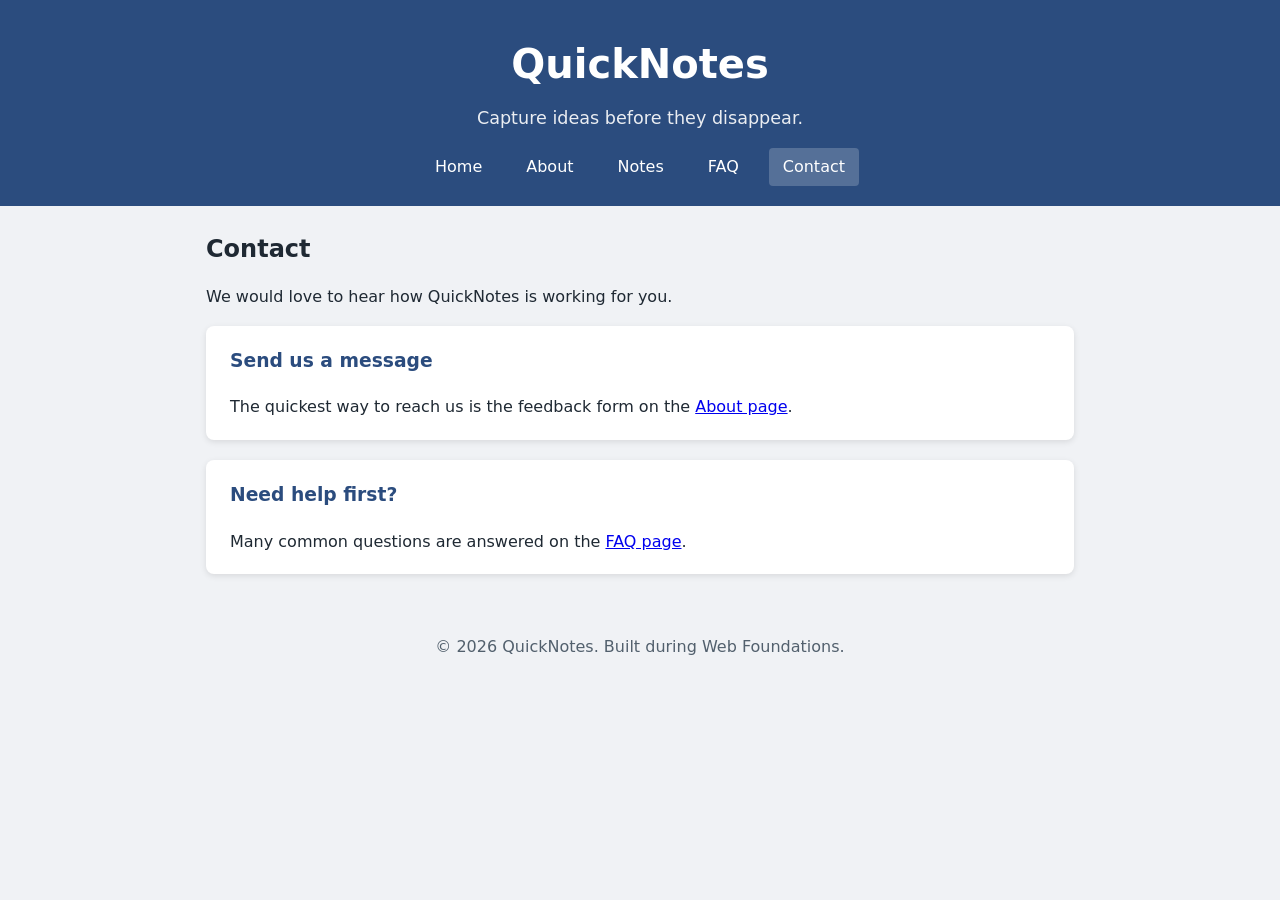
<file: site/contact.html>
<!DOCTYPE html>
<html lang="en">
  <head>
    <meta charset="UTF-8" />
    <meta name="viewport" content="width=device-width, initial-scale=1.0" />
    <title>Contact - QuickNotes</title>
    <link rel="stylesheet" href="style.css">
  </head>
  <body>
    <header>
      <h1>QuickNotes</h1>
      <p>Capture ideas before they disappear.</p>
      <nav>
        <a href="index.html">Home</a>
        <a href="about.html">About</a>
        <a href="notes.html">Notes</a>
        <a href="faq.html">FAQ</a>
        <a href="contact.html" aria-current="page">Contact</a>
      </nav>
    </header>

    <main>
      <h2>Contact</h2>
      <p>We would love to hear how QuickNotes is working for you.</p>

      <section>
        <h3>Send us a message</h3>
        <p>The quickest way to reach us is the feedback form on the <a href="about.html#feedback">About page</a>.</p>
      </section>

      <section>
        <h3>Need help first?</h3>
        <p>Many common questions are answered on the <a href="faq.html">FAQ page</a>.</p>
      </section>
    </main>

    <footer>
      <p>&copy; 2026 QuickNotes. Built during Web Foundations.</p>
    </footer>
  </body>
</html>
</file>
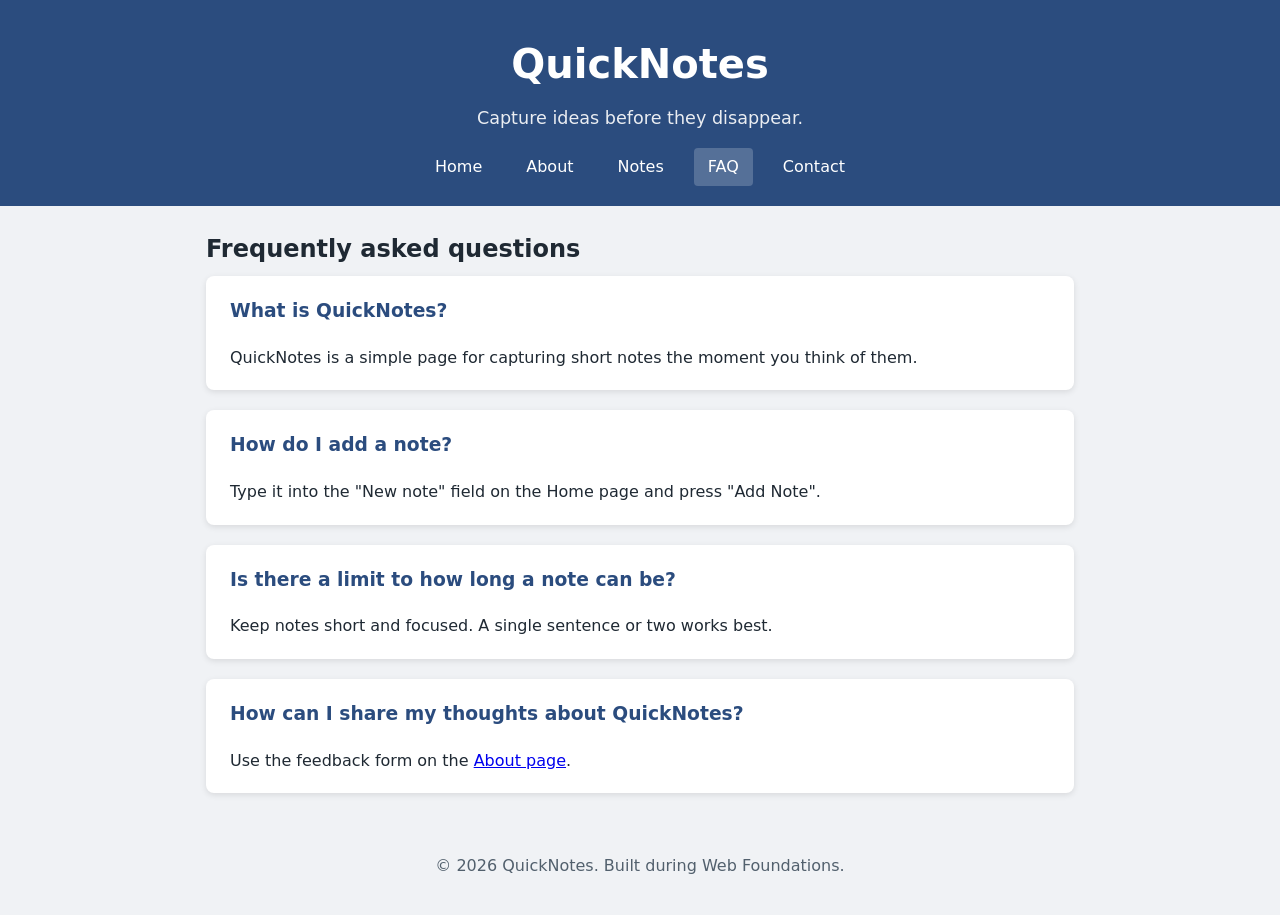
<file: site/faq.html>
<!DOCTYPE html>
<html lang="en">
  <head>
    <meta charset="UTF-8" />
    <meta name="viewport" content="width=device-width, initial-scale=1.0" />
    <title>FAQ - QuickNotes</title>
    <link rel="stylesheet" href="style.css">
  </head>
  <body>
    <header>
      <h1>QuickNotes</h1>
      <p>Capture ideas before they disappear.</p>
      <nav>
        <a href="index.html">Home</a>
        <a href="about.html">About</a>
        <a href="notes.html">Notes</a>
        <a href="faq.html" aria-current="page">FAQ</a>
        <a href="contact.html">Contact</a>
      </nav>
    </header>

    <main>
      <h2>Frequently asked questions</h2>

      <section>
        <h3>What is QuickNotes?</h3>
        <p>QuickNotes is a simple page for capturing short notes the moment you think of them.</p>
      </section>

      <section>
        <h3>How do I add a note?</h3>
        <p>Type it into the "New note" field on the Home page and press "Add Note".</p>
      </section>

      <section>
        <h3>Is there a limit to how long a note can be?</h3>
        <p>Keep notes short and focused. A single sentence or two works best.</p>
      </section>

      <section>
        <h3>How can I share my thoughts about QuickNotes?</h3>
        <p>Use the feedback form on the <a href="about.html#feedback">About page</a>.</p>
      </section>
    </main>

    <footer>
      <p>&copy; 2026 QuickNotes. Built during Web Foundations.</p>
    </footer>
  </body>
</html>
</file>
<file: day2/style.css>
/* Reset and base */
*,
*::before,
*::after {
  box-sizing: border-box;
}

body {
  margin: 0;
  font-family: system-ui, -apple-system, "Segoe UI", Roboto, Arial, sans-serif;
  line-height: 1.6;
  color: #1f2933;
  background-color: #f0f2f5;
}

/* Header */
header {
  background-color: #2b4c7e;
  color: #ffffff;
  text-align: center;
  padding: 32px 16px 20px;
}

header h1 {
  margin: 0 0 8px;
  font-size: 2.5rem;
}

header p {
  margin: 0 0 16px;
  font-size: 1.1rem;
  opacity: 0.9;
}

/* Navigation (Flexbox) */
nav {
  display: flex;
  justify-content: center;
  gap: 16px;
}

nav a {
  color: #ffffff;
  text-decoration: none;
  padding: 6px 14px;
  border-radius: 4px;
  transition: background-color 0.3s ease, color 0.3s ease;
}

nav a:hover,
nav a:focus {
  background-color: #ffffff;
  color: #2b4c7e;
}

/* Main and section cards */
main {
  max-width: 900px;
  margin: 24px auto;
  padding: 0 16px;
}

main > h2 {
  margin-bottom: 8px;
}

section {
  background-color: #ffffff;
  border-radius: 8px;
  box-shadow: 0 2px 6px rgba(0, 0, 0, 0.1);
  padding: 20px 24px;
  margin-bottom: 20px;
}

section h2 {
  margin-top: 0;
  color: #2b4c7e;
}

/* Features (CSS Grid cards) */
.features {
  list-style: none;
  margin: 0;
  padding: 0;
  display: grid;
  grid-template-columns: repeat(auto-fit, minmax(180px, 1fr));
  gap: 16px;
}

.features li {
  background-color: #eaf1fb;
  border: 1px solid #c5d6ee;
  border-radius: 8px;
  padding: 16px;
  text-align: center;
}

/* Shortcuts table */
table {
  width: 100%;
  border-collapse: collapse;
}

th,
td {
  border: 1px solid #b8c2cc;
  padding: 10px 14px;
  text-align: left;
}

th {
  background-color: #2b4c7e;
  color: #ffffff;
}

tbody tr:nth-child(even) {
  background-color: #f5f7fa;
}

/* Forms: fields stacked vertically, full width */
form label {
  display: block;
  font-weight: 600;
  margin-bottom: 4px;
}

form input[type="text"],
form input[type="email"],
form textarea {
  display: block;
  width: 100%;
  padding: 10px 12px;
  margin-bottom: 14px;
  border: 1px solid #b8c2cc;
  border-radius: 4px;
  font: inherit;
}

form input:focus,
form textarea:focus {
  outline: 2px solid #2b4c7e;
  border-color: #2b4c7e;
}

form p {
  margin: 0;
}

form textarea {
  resize: vertical;
}

/* Buttons with transition */
button {
  background-color: #2b4c7e;
  color: #ffffff;
  border: none;
  border-radius: 4px;
  padding: 10px 20px;
  font: inherit;
  cursor: pointer;
  transition: background-color 0.3s ease, transform 0.2s ease;
}

button:hover,
button:focus {
  background-color: #1d3557;
  transform: translateY(-2px);
}

/* Footer */
footer {
  text-align: center;
  padding: 20px 16px;
  color: #52606d;
}

/* Small screens */
@media (max-width: 600px) {
  header {
    padding: 16px 12px 12px;
  }

  header h1 {
    font-size: 1.6rem;
  }

  header p {
    font-size: 0.95rem;
  }

  section {
    padding: 16px;
  }

  th,
  td {
    padding: 8px;
  }
}
</file>
<file: day4/style.css>
/* Colours are CSS variables, so the dark theme only redefines them */
:root {
  --bg-color: #f0f2f5;
  --text-color: #1f2933;
  --card-color: #ffffff;
  --border-color: #b8c2cc;
  --accent-color: #2b4c7e;
  --accent-text: #ffffff;
  --accent-hover: #1d3557;
  --warning-color: #e67e00;
  --over-color: #d00000;
}

body.dark {
  --bg-color: #14181f;
  --text-color: #e4e8ee;
  --card-color: #1f2630;
  --border-color: #3d4a5c;
  --accent-color: #6ea0e8;
  --accent-text: #0f141b;
  --accent-hover: #93b8f0;
  --warning-color: #ffa94d;
  --over-color: #ff6b6b;
}

*,
*::before,
*::after {
  box-sizing: border-box;
}

body {
  margin: 0;
  font-family: system-ui, -apple-system, "Segoe UI", Roboto, Arial, sans-serif;
  line-height: 1.6;
  color: var(--text-color);
  background-color: var(--bg-color);
  transition: background-color 0.3s ease, color 0.3s ease;
}

main {
  max-width: 600px;
  margin: 32px auto;
  padding: 24px;
  background-color: var(--card-color);
  border-radius: 8px;
  box-shadow: 0 2px 6px rgba(0, 0, 0, 0.15);
}

h1 {
  margin-top: 0;
  color: var(--accent-color);
}

label {
  display: block;
  font-weight: 600;
  margin-bottom: 6px;
}

textarea {
  display: block;
  width: 100%;
  padding: 10px 12px;
  font: inherit;
  color: var(--text-color);
  background-color: var(--bg-color);
  border: 1px solid var(--border-color);
  border-radius: 4px;
  resize: vertical;
}

textarea:focus {
  outline: 2px solid var(--accent-color);
}

#char-count,
#word-count {
  margin: 8px 0 0;
}

.buttons {
  display: flex;
  gap: 12px;
  margin-top: 16px;
}

button {
  padding: 10px 20px;
  font: inherit;
  color: var(--accent-text);
  background-color: var(--accent-color);
  border: none;
  border-radius: 4px;
  cursor: pointer;
  transition: background-color 0.3s ease, transform 0.2s ease;
}

button:hover,
button:focus {
  background-color: var(--accent-hover);
  transform: translateY(-2px);
}

/* Character counter states */
.warning {
  color: var(--warning-color);
}

.over {
  color: var(--over-color);
  font-weight: bold;
}
</file>
<file: site/style.css>
/* Reset and base */
*,
*::before,
*::after {
  box-sizing: border-box;
}

body {
  margin: 0;
  font-family: system-ui, -apple-system, "Segoe UI", Roboto, Arial, sans-serif;
  line-height: 1.6;
  color: #1f2933;
  background-color: #f0f2f5;
}

/* Header */
header {
  background-color: #2b4c7e;
  color: #ffffff;
  text-align: center;
  padding: 32px 16px 20px;
}

header h1 {
  margin: 0 0 8px;
  font-size: 2.5rem;
}

header p {
  margin: 0 0 16px;
  font-size: 1.1rem;
  opacity: 0.9;
}

/* Navigation (Flexbox) */
nav {
  display: flex;
  justify-content: center;
  gap: 16px;
}

nav a {
  color: #ffffff;
  text-decoration: none;
  padding: 6px 14px;
  border-radius: 4px;
  transition: background-color 0.3s ease, color 0.3s ease;
}

nav a:hover,
nav a:focus {
  background-color: #ffffff;
  color: #2b4c7e;
}

/* Main and section cards */
main {
  max-width: 900px;
  margin: 24px auto;
  padding: 0 16px;
}

main > h2 {
  margin-bottom: 8px;
}

section {
  background-color: #ffffff;
  border-radius: 8px;
  box-shadow: 0 2px 6px rgba(0, 0, 0, 0.1);
  padding: 20px 24px;
  margin-bottom: 20px;
}

section h2 {
  margin-top: 0;
  color: #2b4c7e;
}

/* Features (CSS Grid cards) */
.features {
  list-style: none;
  margin: 0;
  padding: 0;
  display: grid;
  grid-template-columns: repeat(auto-fit, minmax(180px, 1fr));
  gap: 16px;
}

.features li {
  background-color: #eaf1fb;
  border: 1px solid #c5d6ee;
  border-radius: 8px;
  padding: 16px;
  text-align: center;
}

/* Shortcuts table */
table {
  width: 100%;
  border-collapse: collapse;
}

th,
td {
  border: 1px solid #b8c2cc;
  padding: 10px 14px;
  text-align: left;
}

th {
  background-color: #2b4c7e;
  color: #ffffff;
}

tbody tr:nth-child(even) {
  background-color: #f5f7fa;
}

/* Forms: fields stacked vertically, full width */
form label {
  display: block;
  font-weight: 600;
  margin-bottom: 4px;
}

form input[type="text"],
form input[type="email"],
form textarea {
  display: block;
  width: 100%;
  padding: 10px 12px;
  margin-bottom: 14px;
  border: 1px solid #b8c2cc;
  border-radius: 4px;
  font: inherit;
}

form input:focus,
form textarea:focus {
  outline: 2px solid #2b4c7e;
  border-color: #2b4c7e;
}

form p {
  margin: 0;
}

form textarea {
  resize: vertical;
}

/* Buttons with transition */
button {
  background-color: #2b4c7e;
  color: #ffffff;
  border: none;
  border-radius: 4px;
  padding: 10px 20px;
  font: inherit;
  cursor: pointer;
  transition: background-color 0.3s ease, transform 0.2s ease;
}

button:hover,
button:focus {
  background-color: #1d3557;
  transform: translateY(-2px);
}

/* Footer */
footer {
  text-align: center;
  padding: 20px 16px;
  color: #52606d;
}

/* Small screens */
@media (max-width: 600px) {
  header {
    padding: 16px 12px 12px;
  }

  header h1 {
    font-size: 1.6rem;
  }

  header p {
    font-size: 0.95rem;
  }

  section {
    padding: 16px;
  }

  th,
  td {
    padding: 8px;
  }
}

/* Extra styles for the notes, FAQ and contact pages */
section h3 {
  margin-top: 0;
  color: #2b4c7e;
}

section p:last-child,
section ul:last-child {
  margin-bottom: 0;
}

nav {
  flex-wrap: wrap;
}

nav a[aria-current="page"] {
  background-color: rgba(255, 255, 255, 0.2);
}
</file>
